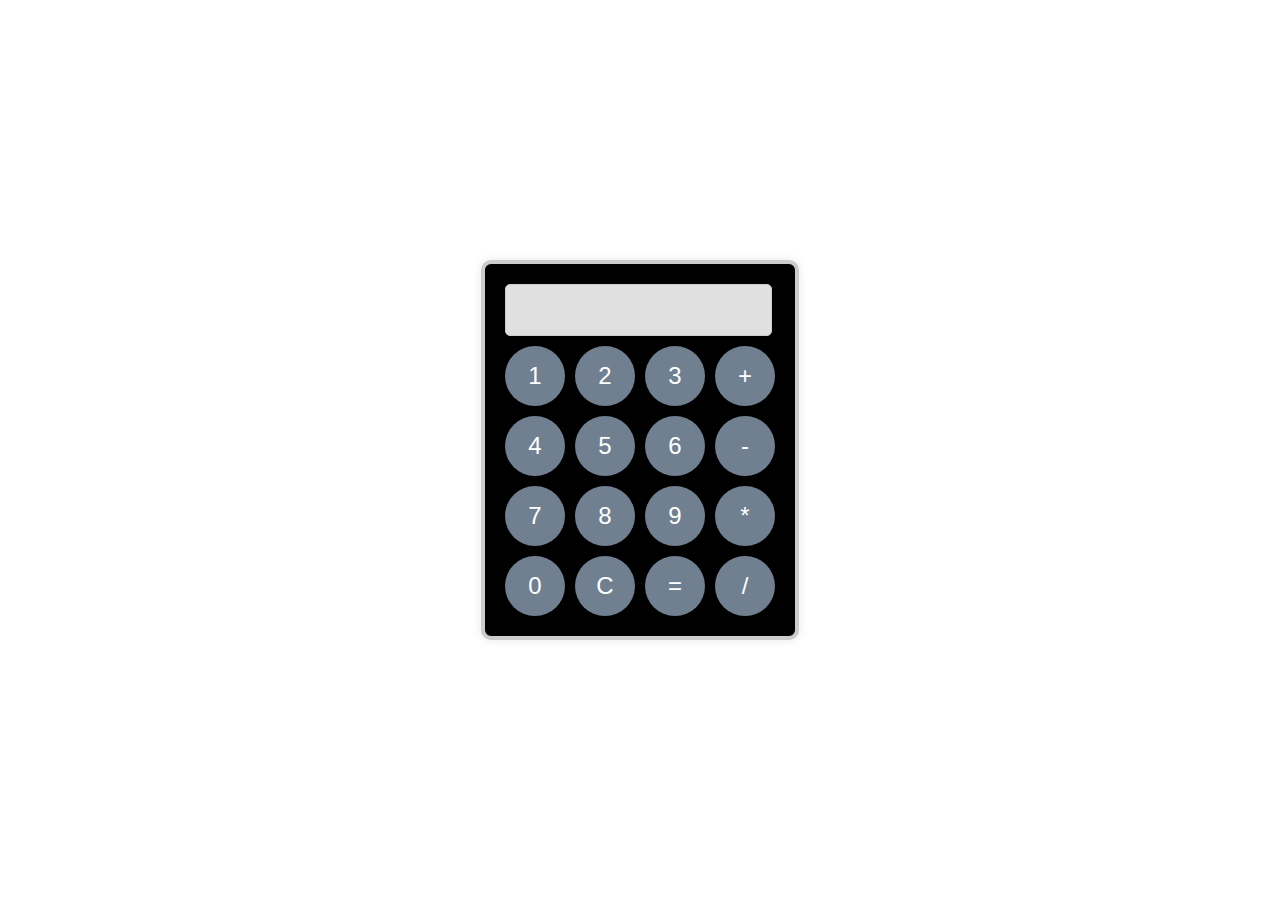
<file: calculator/index.html>
<!DOCTYPE html>
<html lang="en">
<head>
    <meta charset="UTF-8">
    <meta name="viewport" content="width=device-width, initial-scale=1.0">
    <title>Calculator</title>
    <link rel="stylesheet" href="styles.css">
</head>
<body>
    <div class="calculator">
        <div class="display" id="display"></div>
        <div class="buttons">
            <button class="btn" onclick="appendNumber('1')">1</button>
            <button class="btn" onclick="appendNumber('2')">2</button>
            <button class="btn" onclick="appendNumber('3')">3</button>
            <button class="btn" onclick="chooseOperation('+')">+</button>
            <button class="btn" onclick="appendNumber('4')">4</button>
            <button class="btn" onclick="appendNumber('5')">5</button>
            <button class="btn" onclick="appendNumber('6')">6</button>
            <button class="btn" onclick="chooseOperation('-')">-</button>
            <button class="btn" onclick="appendNumber('7')">7</button>
            <button class="btn" onclick="appendNumber('8')">8</button>
            <button class="btn" onclick="appendNumber('9')">9</button>
            <button class="btn" onclick="chooseOperation('*')">*</button>
            <button class="btn" onclick="appendNumber('0')">0</button>
            <button class="btn" onclick="clearDisplay()">C</button>
            <button class="btn" onclick="compute()">=</button>
            <button class="btn" onclick="chooseOperation('/')">/</button>
        </div>
    </div>
    <script src="script.js"></script>
</body>
</html>
</file>
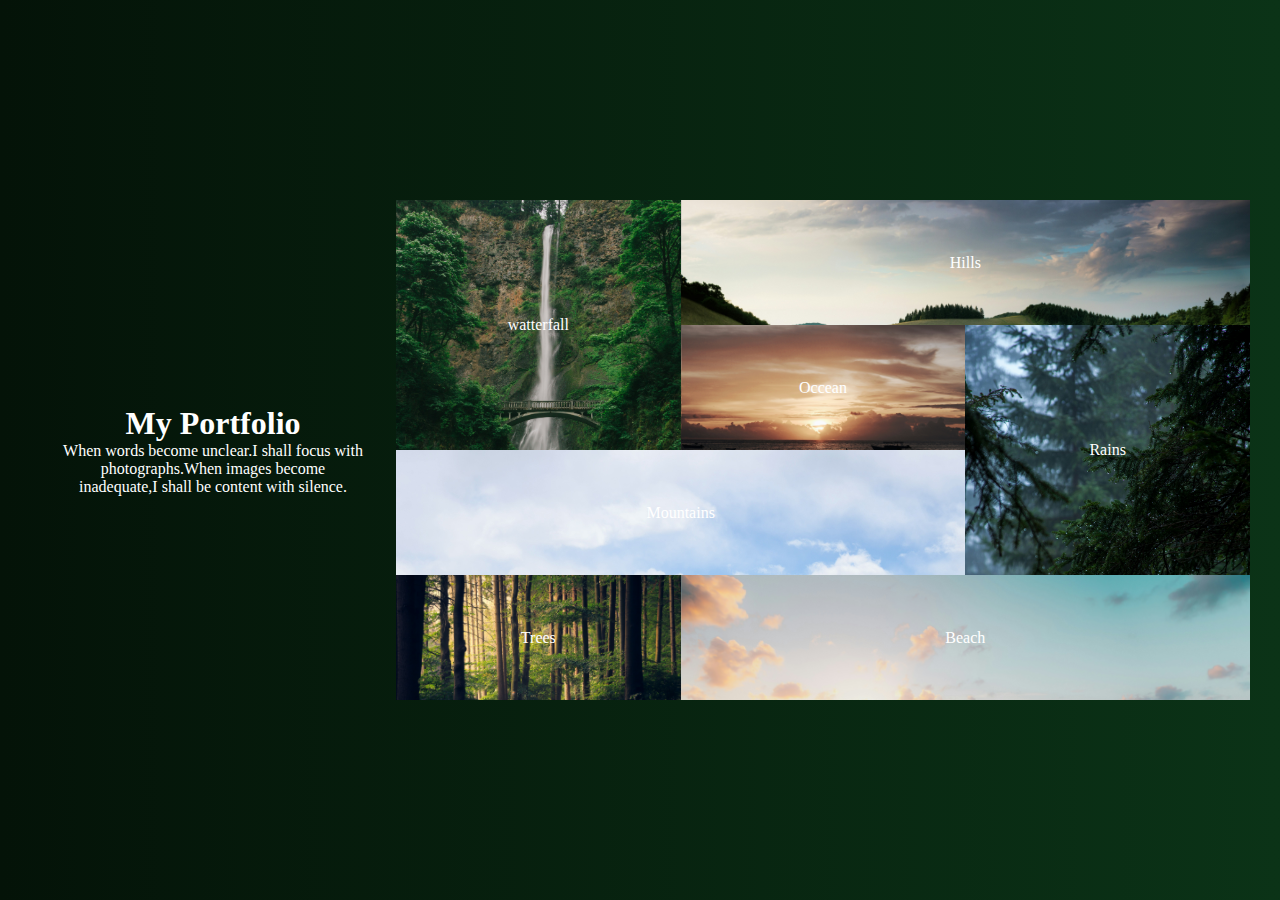
<file: photo_gallery_webpage_using_grid_and_flex/index.html>
<!DOCTYPE html>
<html lang="en">
<head>
    <meta charset="UTF-8">
    <meta name="viewport" content="width=device-width, initial-scale=1.0">
    <title>My Portfolio Gallary Website</title>
    <link rel="stylesheet" href="style.css"> 
</head>
<body>
    <div class="container">
        <div class="text">
            <h1>My Portfolio</h1>
            <P>When words become unclear.I shall focus with photographs.When images become inadequate,I shall be content with silence.</P>
        </div>
        <div class="gallery">
            <div class="box box1" style="background-image: url(./images/watterfall.jpg);">watterfall</div>
            <div class="box box2" style="background-image: url(./images/Hills.jpg);">Hills</div>
            <div class="box box3" style="background-image: url(./images/occean.jpg);">Occean</div>
            <div class="box box4" style="background-image: url(./images/rains.jpg);">Rains</div>
            <div class="box box5" style="background-image: url(./images/mountains.jpg);">Mountains</div>
            <div class="box box6" style="background-image: url(./images/trees.jpg);">Trees</div>
            <div class="box box7" style="background-image: url(./images/beach.jpg);">Beach</div>
            <f></f>
        </div>
    </div>
</body>
</html>
</file>
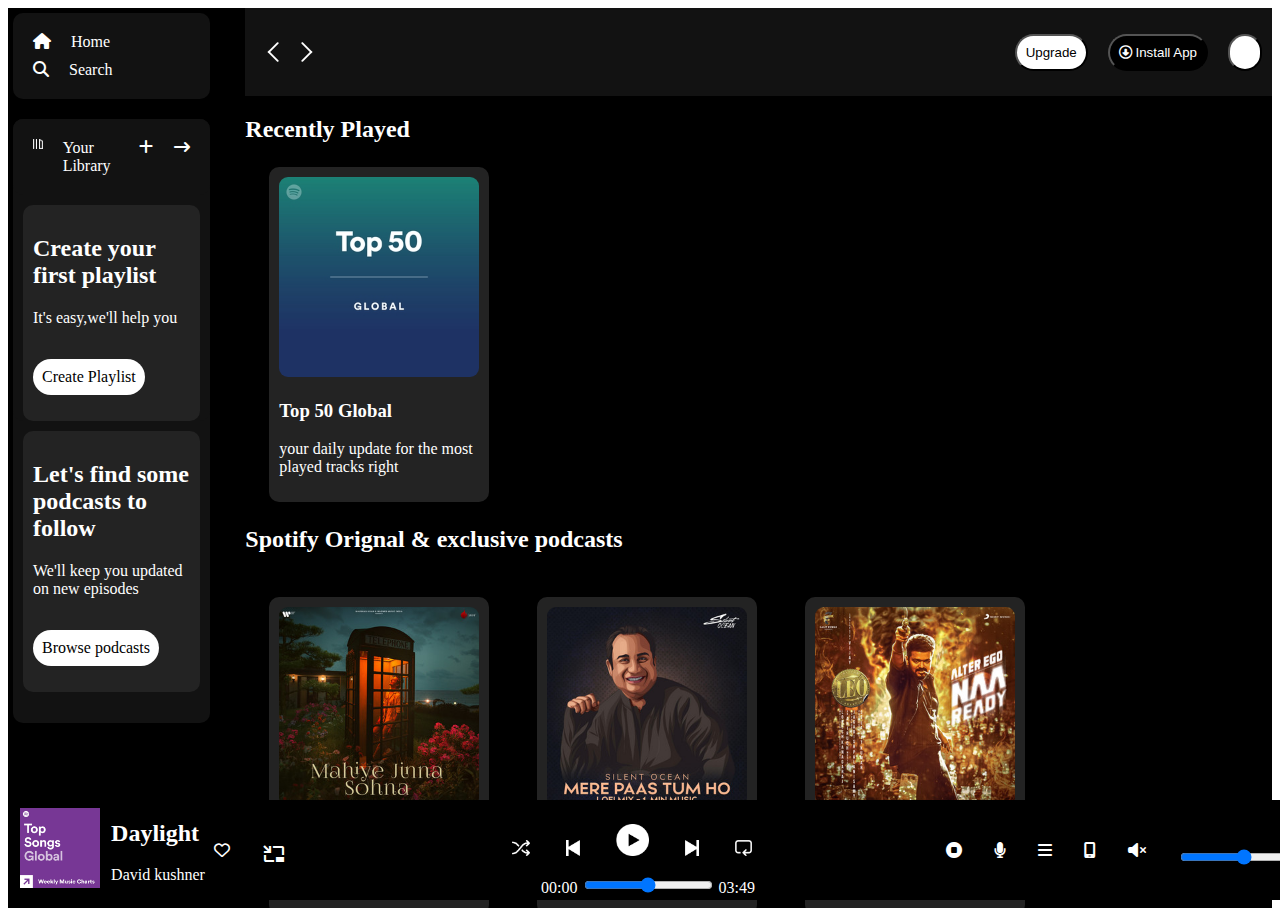
<file: Spotify clone/index.html>
<!DOCTYPE html>
<html lang="en">

<head>
    <meta charset="UTF-8">
    <meta name="viewport" content="width=device-width, initial-scale=1.0">
    <link rel="stylesheet" href="style.css">
    <link rel="stylesheet"
        href="https://fonts.googleapis.com/css2?family=Material+Symbols+Outlined:opsz,wght,FILL,GRAD@24,400,0,0&icon_names=pip" />
    <link rel="stylesheet" href="https://cdnjs.cloudflare.com/ajax/libs/font-awesome/6.7.2/css/all.min.css"
        integrity="sha512-Evv84Mr4kqVGRNSgIGL/F/aIDqQb7xQ2vcrdIwxfjThSH8CSR7PBEakCr51Ck+w+/U6swU2Im1vVX0SVk9ABhg=="
        crossorigin="anonymous" referrerpolicy="no-referrer" />
    <link rel="icon" href="./assets/logo.png">
    <title>Spotify - Web Player: Music for everyone</title>
</head>

<body>
    <div class="container">
        <div class="sideBar">
            <div class="upperSideBar">
                <div class="nav">
                    <a class="a_with_text" href="#"><i class="fa-solid fa-house"></i> Home </a>
                    <a class="a_with_text" href="#"> <i class="fa-solid fa-magnifying-glass"></i> Search</a>
                </div>
            </div>
            <div class="lowerSideBar">
                <div class="library">
                    <div class="your_library_navigation">
                        <div class="your_library">
                            <a class="a_with_text" href="#"> <img src="./assets/library_icon.png"> Your Library </a>
                        </div>
                        <div class="navigation">
                            <a class="a_with_text" href="#"><i class="fa-solid fa-plus"></i> </a>
                            <a class="a_with_text" href="#"><i class="fa-solid fa-arrow-right-long"></i> </a>
                        </div>
                    </div>
                    <div class="card">
                        <h2>Create your first playlist</h2>
                        <p>It's easy,we'll help you</p>
                        <p class="button"> Create Playlist</p>
                    </div>

                </div>

                <div class="podcasts">
                    <div class="card">
                        <h2>Let's find some podcasts to follow</h2>
                        <p>We'll keep you updated on new episodes</p>
                        <p class="button"> Browse podcasts</p>
                    </div>
                </div>
            </div>
        </div>
        <div class="main">
            <div class="main_nav">
                <div class="left_nav">
                    <img src="./assets/backward_icon.png">
                    <img class="hide" src="./assets/forward_icon.png">
                </div>
                <div class="right_nav">
                    <button class="button hide">Upgrade </button>
                    <button class="button install_btn "><i class="fa-regular fa-circle-down"></i> Install App </button>
                    <button class="button user_btn "><i class="fa-regular fa-user"></i> </button>

                </div>
            </div>
            <div class="album_cards">
                <h2> Recently Played</h2>
                <div class="album_card">
                    <img src="./assets/card1img.jpeg">
                    <h3 class="high_opacity">Top 50 Global</h3>
                    <p>your daily update for the most played tracks right </p>
                </div>
                <h2>Spotify Orignal & exclusive podcasts</h2>
                <div class="album_list1 album_list ">
                    <div class="album_card">
                        <img src="./assets/card2img.jpeg">
                        <h3 class="high_opacity">Tue Story Bro! with Tr...</h3>
                        <p>Spotify </p>
                    </div>
                    <div class="album_card">
                        <img src="./assets/card3img.jpeg">
                        <h3 class="high_opacity">Decode Dil with Ekta</h3>
                        <p>Spotify Studios</p>
                    </div>
                    <div class="album_card">
                        <img src="./assets/card4img.jpeg">
                        <h3 class="high_opacity">The Horror Show by K...</h3>
                        <p>TMV Studios </p>
                    </div>
                </div>
                <h2>Featured Charts</h2>
                <div class="album_list2 album_list">
                    <div class="album_card">
                        <img src="./assets/card5img.jpeg">
                        <h3 class="high_opacity">Top 50- Global</h3>
                        <p>Spotify </p>
                    </div>
                    <div class="album_card">
                        <img src="./assets/card6img.jpeg">
                        <h3 class="high_opacity">Top 50-Global</h3>
                        <p>Spotify Studios</p>
                    </div>
                    <div class="album_card">
                        <img src="./assets/card1img.jpeg">
                        <h3 class="high_opacity">Top 50-Global</h3>
                        <p>TMV Studios </p>
                    </div>
                </div>
            </div>
            <div class="footer">
                <div class="line">
                </div>
            </div>
        </div>
        <div class="music_player">
            <div class="left">
                <div class="logo">
                    <img src="./assets/card5img.jpeg">
                </div>
                <div class="details">
                    <h2 class="">Daylight</h2>
                    <p> David kushner</p>
                </div>
                <div class="icons">
                    <i class="fa-regular fa-heart player_icons"></i>
                    <span class="material-symbols-outlined player_icons">pip</span>
                </div>
            </div>

            <div class="player">
                <div class="player_icon">
                    <img src="./assets/player_icon1.png" class="player_icons" alt="">
                    <img src="./assets/player_icon2.png" class="player_icons" alt="">
                    <img src="./assets/player_icon3.png" class="player_icons big high_opacity" alt="">
                    <img src="./assets/player_icon4.png" class="player_icons" alt="">
                    <img src="./assets/player_icon5.png" class="player_icons" alt="">
                </div>

                <div class="playback_bar">
                    <span class="curr_time">00:00</span>
                    <input type="range" min="0" max="100">
                    <span class="curr_time high_opacity">03:49</span>
                </div>
            </div>

            <div class="right">
                <i class="fa-solid fa-circle-stop player_icons"></i>
                <i class="fa-solid fa-microphone player_icons "></i>
                <i class="fa-solid fa-bars player_icons"></i>
                <i class="fa-solid fa-mobile-screen player_icons"></i>
                <i class="fa-solid fa-volume-xmark player_icons"></i>
                <div class="playback_bar">
                    <input type="range" min="0" max="100">
                </div>
            </div>
        </div>
    </div>
</body>

</html>
</file>
<file: calculator/styles.css>
body {
    display: flex;
    justify-content: center;
    align-items: center;
    height: 100vh;
    background-color:white ;
    margin: 0;
}

.calculator {
    border: 4px solid #ccc;
    border-radius: 10px;
    padding: 20px;
    background-color: black  ;
    box-shadow: 0 0 10px rgba(0, 0, 0, 0.1);
}

.display {
    font-size: 2em;
    margin-bottom: 10px;
    padding: 10px;
    border: 1px solid #ccc;
    border-radius: 5px;
    background-color: #e0e0e0;
    text-align: right;
    height:30px;
    width: 245px; /* Fixed width */
    overflow: hidden; /* Hide overflow text */
    white-space: nowrap; /* Prevent text from wrapping */
}

.buttons {
    display: grid;
    grid-template-columns: repeat(4, 1fr);
    gap: 10px;
}

.btn {
    padding: 20px;
    font-size: 1.5em;
    border: none;
    border-radius: 50%; 
    background-color:  SlateGrey ;
    color: #fff;
    cursor: pointer;
    width: 60px; /* Fixed width for circular shape */
    height: 60px; /* Fixed height for circular shape */
    display: flex;
    justify-content: center;
    align-items: center;
}

.btn:hover {
    background-color: #0056b3;
}
</file>
<file: photo_gallery_webpage_using_grid_and_flex/style.css>
*{
    margin:0;
    padding:0;
    box-sizing:border-box;
}
/* body{
    background-color:darkgreen;
} */
.text{
    height: 500px;
    padding:30px;
    display:flex;
    flex-direction: column;
    
    justify-content:center;
    color:white;
    align-items: center;
    text-align: center;
}
.text h1{
text-align: center;
}
.text p{
    text-align: center;
}
.container{
    min-height: 100vh;
    color:white;
    padding:30px;
    display: grid;
    grid-template-columns: 30% 70%;
    justify-content: center;
    align-content: center;
    background:linear-gradient(to right,#041308,#0b3317) ;
}
.gallery{
    height:500px;
    display: grid;
    text-align: center;
    /* place-items:center; */
    grid-template-rows: repeat(4,1fr);
    grid-template-columns: repeat(3,1fr);
    /* grid-auto-rows:120px; */
}
.box{
    background-size:cover;
    background-position: top; 
    display:flex;
    justify-content:center;
     align-items: center;
     background-color:#222;
     /* background-blend-mode: luminosity; */
     transition:all 1s ease in ease-out;
}
.box:hover{
    background-color:#999;
    background-position: center;
    box-shadow:0 0 4px #fff;
    cursor:pointer;

}
.box1{
    grid-row-start:1; 
    grid-row-end:3;
    height:auto;
}
.box2{
    grid-column-start:2;
    grid-column-end:4;
    width:auto;
}
.box3{
    /* grid-column-start:2;
    grid-column-end:3; */
    grid-area:2/2/3/3;
    /* width:auto; */
}
.box4{
    /* grid-row-start:2;
    grid-row-end:4; */
    grid-area:2/3/4/4;
    height:auto;
}
.box5{
    /* grid-column-start:1;
    grid-column-end:3; */
    grid-area:3/1/4/3;
    width:auto;
}
.box6{
    /* grid-column-start:1;
    grid-column-end:2; */
    height:auto;
}
.box7{
    /* grid-column-start:2;
    grid-column-end:4; */
    grid-area:4/2/5/4;
    width:auto;
}

/* media querey */
@media screen and (width<= 1024px){
    .container{
        grid-template-columns:1fr;
        padding-block:20px;
    }
    .gallery{
        width:100%;
        padding-inline:12px;
        /* grid-auto-rows:120px; */
    }
    .box{
        grid-row:span 1;
        grid-column:span 3;
    }
}
</file>
<file: Spotify clone/style.css>
* {
    box-sizing:border-box;
    color:white;
    
}
a{
    text-decoration: none;
    color:white;

}
.high_opacity{
    opacity: 1;
}
.container{
    display: flex;
    /* height: 100vh; */
    background-color: black;
    gap:10px;
    box-sizing:border-box;
    color:black;
}
.sideBar{
    display: flex;
    flex-direction: column;
    width: 20vw;
    height: 80vh;
    
    gap:20px;
    padding:5px;
    background-color:black;
    /* rgb(56, 56, 56); */
}
.nav{
    display: flex;
    flex-direction: column;
    background-color:#121212;;
    padding:20px;
    gap:10px;
    border-radius: 10px;
}
.a_with_text{
    display:flex;
    gap:20px;
}
.library{
     background-color: #121212;
    border-radius:10px; 
}
.lowerSideBar{
    height:100%;
    border-radius: 10px;
     background-color: #121212;
}
.your_library_navigation{
    display: flex;
    justify-content:space-between;  
     background-color: #121212;
    /* background-color: black; */
    border-radius: 10px;
    padding :20px;
    gap:10px;border-radius:10px;
}
.your_library img{
    max-width: 10%;
    height: 20%;
}
.navigation{
    display: flex;
    gap:20px;
}
.card{
    border-radius:10px;
    margin:10px;
    padding: 10px;
    background-color:#232323;
    color:white;
      
}
.button{
    color:black;
    display: inline-block;
    padding:9px;
    background-color: white;
    border-radius:20px;
}
.main{
    width: 100vw;
    height: 100vh;
    margin-left: 20px;
    background-color: black;
    overflow: auto;
    /* overflow : auto very usefull : isse last me content overflow hote rahta hai */
}

/* main section */
.main_nav{
    position: sticky;
    top:0;
    background-color: #121212;
    display: flex;
    justify-content: space-between;
    align-items: center;
    padding:1rem 0 1rem 0;
    
}
.left_nav{
    display: flex;
    gap:10px;
    margin : 1rem;
}
.right_nav{
    display: flex;
    justify-content: center;
    align-items: center;
    gap:10px;
} 
.right_nav button{
    margin-right: 10px;
}
.install_btn{
    color:white;
    background-color: black;
}
/* .user_btn{
    background-color: black;
} */
@media(max-width: 1000px){
    .hide{
        display: none;
    }
}

/* album card section */
.album_cards p,h2,h3{
color:white;
}
.album_card img{
    height:200px;
    border-radius: 9px;
}
.album_card{
    padding:10px;
    width: 220px;
    /* color:white; */
    background-color:#232323;
    border-radius: 10px;
    margin: 1.5rem;
}
.album_list{
    display:flex;
    /* justify-content: space-around; */
    flex-wrap: wrap;

}
.footer{
    height: 300px;
    width: 80vw;
    display: flex;
    justify-content: center;
    align-items: center;
}
.line{
    width: 100%;
    height: 30%;
    border-top:2px solid white;
    opacity: 0.4;

}
.icons{
    display: flex;
    flex-direction: row;
    /* background-color: white; */
}
.music_player{
    position: fixed;
    bottom: 0;
    height: 100px;
    width: 100vw;
    background-color: black;
    display: flex;
    flex-direction: row;
    justify-content: space-between;
    /* z-index: 1; */
}
.logo img{
    max-height: 80px;
}
.logo{
    /* max-width:10px; */
    /* max-height: 10px; */
    padding:2px;
}
.left{
    width: 25%;
    display: flex;
    justify-content:space-evenly;
    align-items:center;
}

.player_icons{
height:1rem;
margin-right: 2rem;
}
.big{
    margin-top: 20px;
    height: 2rem;
}
.playback_bar{
    margin-top: 15px;
}
.player{
    width: 50%;
    display: flex;
    flex-direction: column;
    justify-content:center;
    align-items:center;
}
.right{
    width: 25%;
    display: flex;
     justify-content: center;
    align-items: center;
}
</file>
